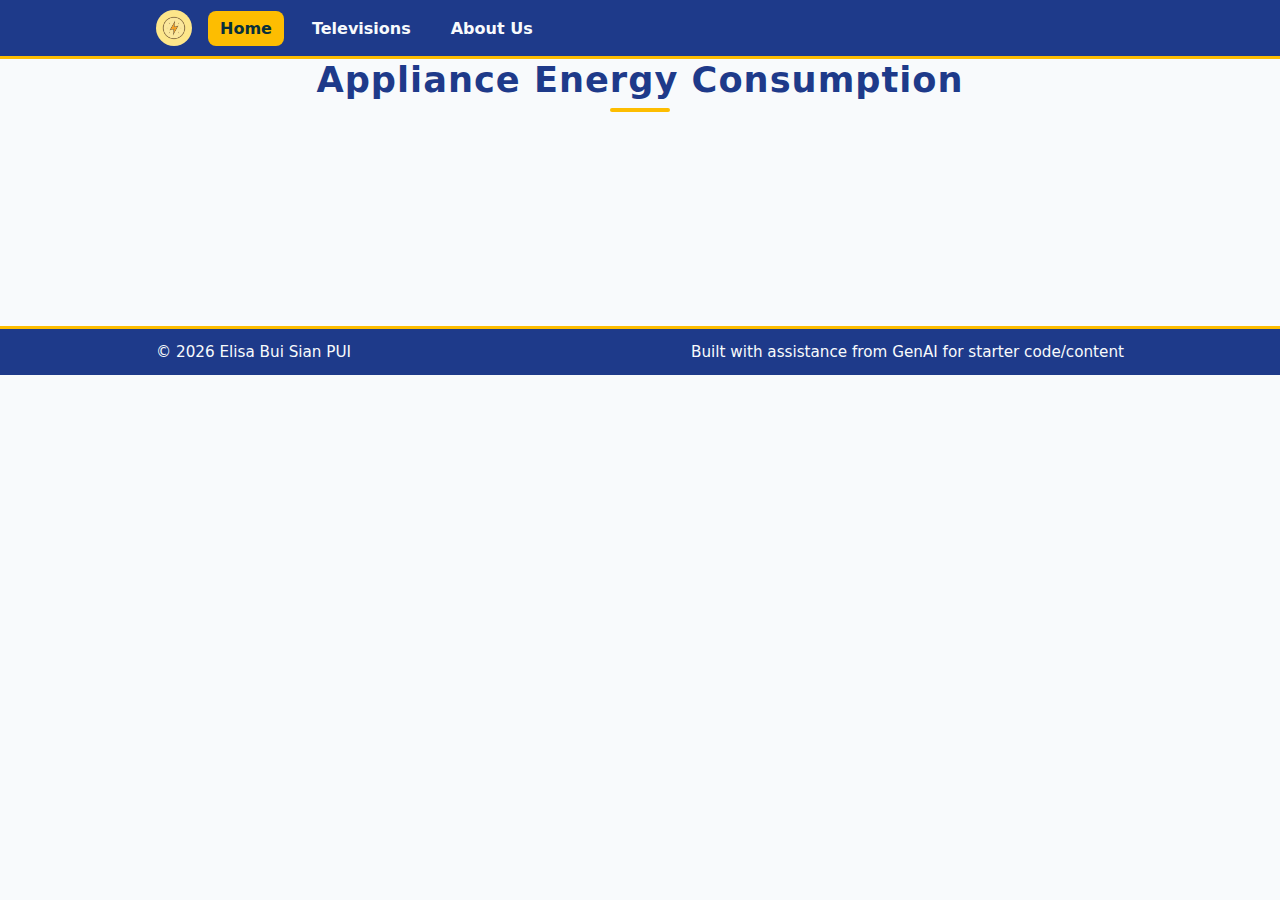
<file: index.html>
<!doctype html>
<html lang="en">
<head>
  <meta charset="utf-8">
  <meta name="viewport" content="width=device-width,initial-scale=1">
  <title>Home | Appliance Energy (AU)</title>
  <link rel="stylesheet" href="style.css">
  <script defer src="script.js"></script>
</head>
  <header>
    <nav class="nav">
      <img class="logo" src="PowerIcon.png" alt="Power logo" onclick="goHome()">
      <a data-nav href="index.html">Home</a>
      <a data-nav href="televisions.html">Televisions</a>
      <a data-nav href="aboutUs.html">About Us</a>
    </nav>
  </header>
<body>
  <h1>Appliance Energy Consumption</h1>
  <div id="content"></div>
  <!-- Give the SVG a size so shapes can be seen -->
  <svg width="300" height="150"></svg>
  <!-- Load D3 first, then your D3 code file -->
  <script src="https://d3js.org/d3.v7.min.js"></script>
  <script src="energy-d3.js"></script>

</body>

<footer>
    <div class="footer-inner">
      <span>© <span id="year"></span> Elisa Bui Sian PUI </span>
      <span>Built with assistance from GenAI for starter code/content</span>
    </div>
</footer>
</html>
</file>
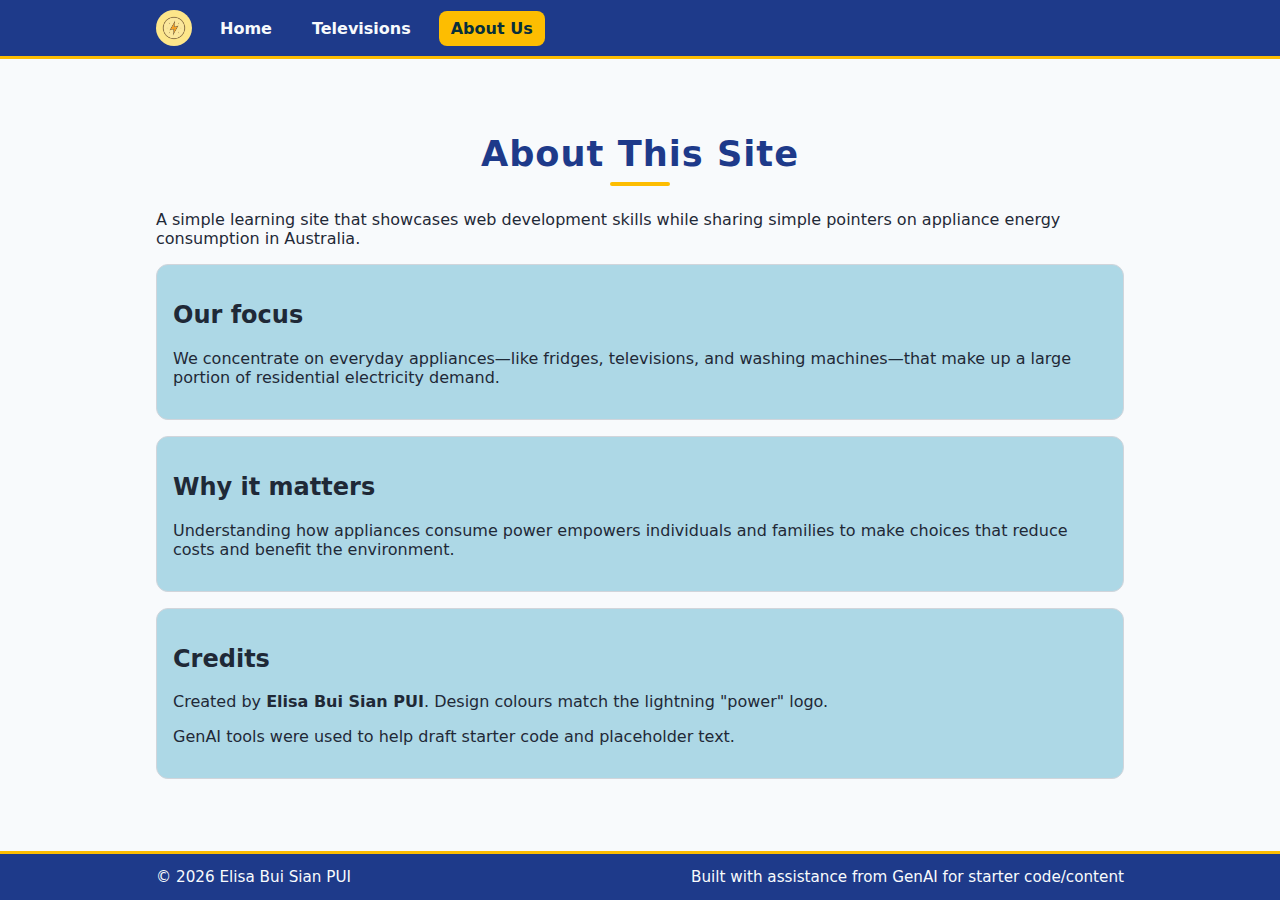
<file: aboutUs.html>
<!doctype html>
<html lang="en">
<head>
  <meta charset="utf-8">
  <meta name="viewport" content="width=device-width,initial-scale=1">
  <title>Home | Appliance Energy (AU)</title>
  <link rel="stylesheet" href="style.css">
  <script defer src="script.js"></script>
</head>
<body>
  <header>
    <nav class="nav">
      <img class="logo" src="PowerIcon.png" alt="Power logo" onclick="goHome()">
      <a data-nav href="index.html">Home</a>
      <a data-nav href="televisions.html">Televisions</a>
      <a data-nav href="aboutUs.html">About Us</a>
    </nav>
  </header>

  <main>
    <h1>About This Site</h1>
    <p>A simple learning site that showcases web development skills while sharing simple pointers on appliance energy consumption in Australia.</p>

    <div class="grid">
    <section class="card">
    <h2>Our focus</h2>
    <p>
      We concentrate on everyday appliances—like fridges, televisions, and washing machines—that make up a large portion of residential electricity demand.
    </p>
  </section>

  <section class="card">
    <h2>Why it matters</h2>
    <p>
      Understanding how appliances consume power empowers individuals and families to make choices that reduce costs and benefit the environment.
    </p>
  </section>

  <section class="card">
    <h2>Credits</h2>
    <p>Created by <strong>Elisa Bui Sian PUI</strong>. Design colours match the lightning "power" logo.</p>
    <p>GenAI tools were used to help draft starter code and placeholder text.</p>
  </section>
  </div>
  </main>

<footer>
    <div class="footer-inner">
      <span>© <span id="year"></span> Elisa Bui Sian PUI </span>
      <span>Built with assistance from GenAI for starter code/content</span>
    </div>
</footer>
</body>
</html>
</file>
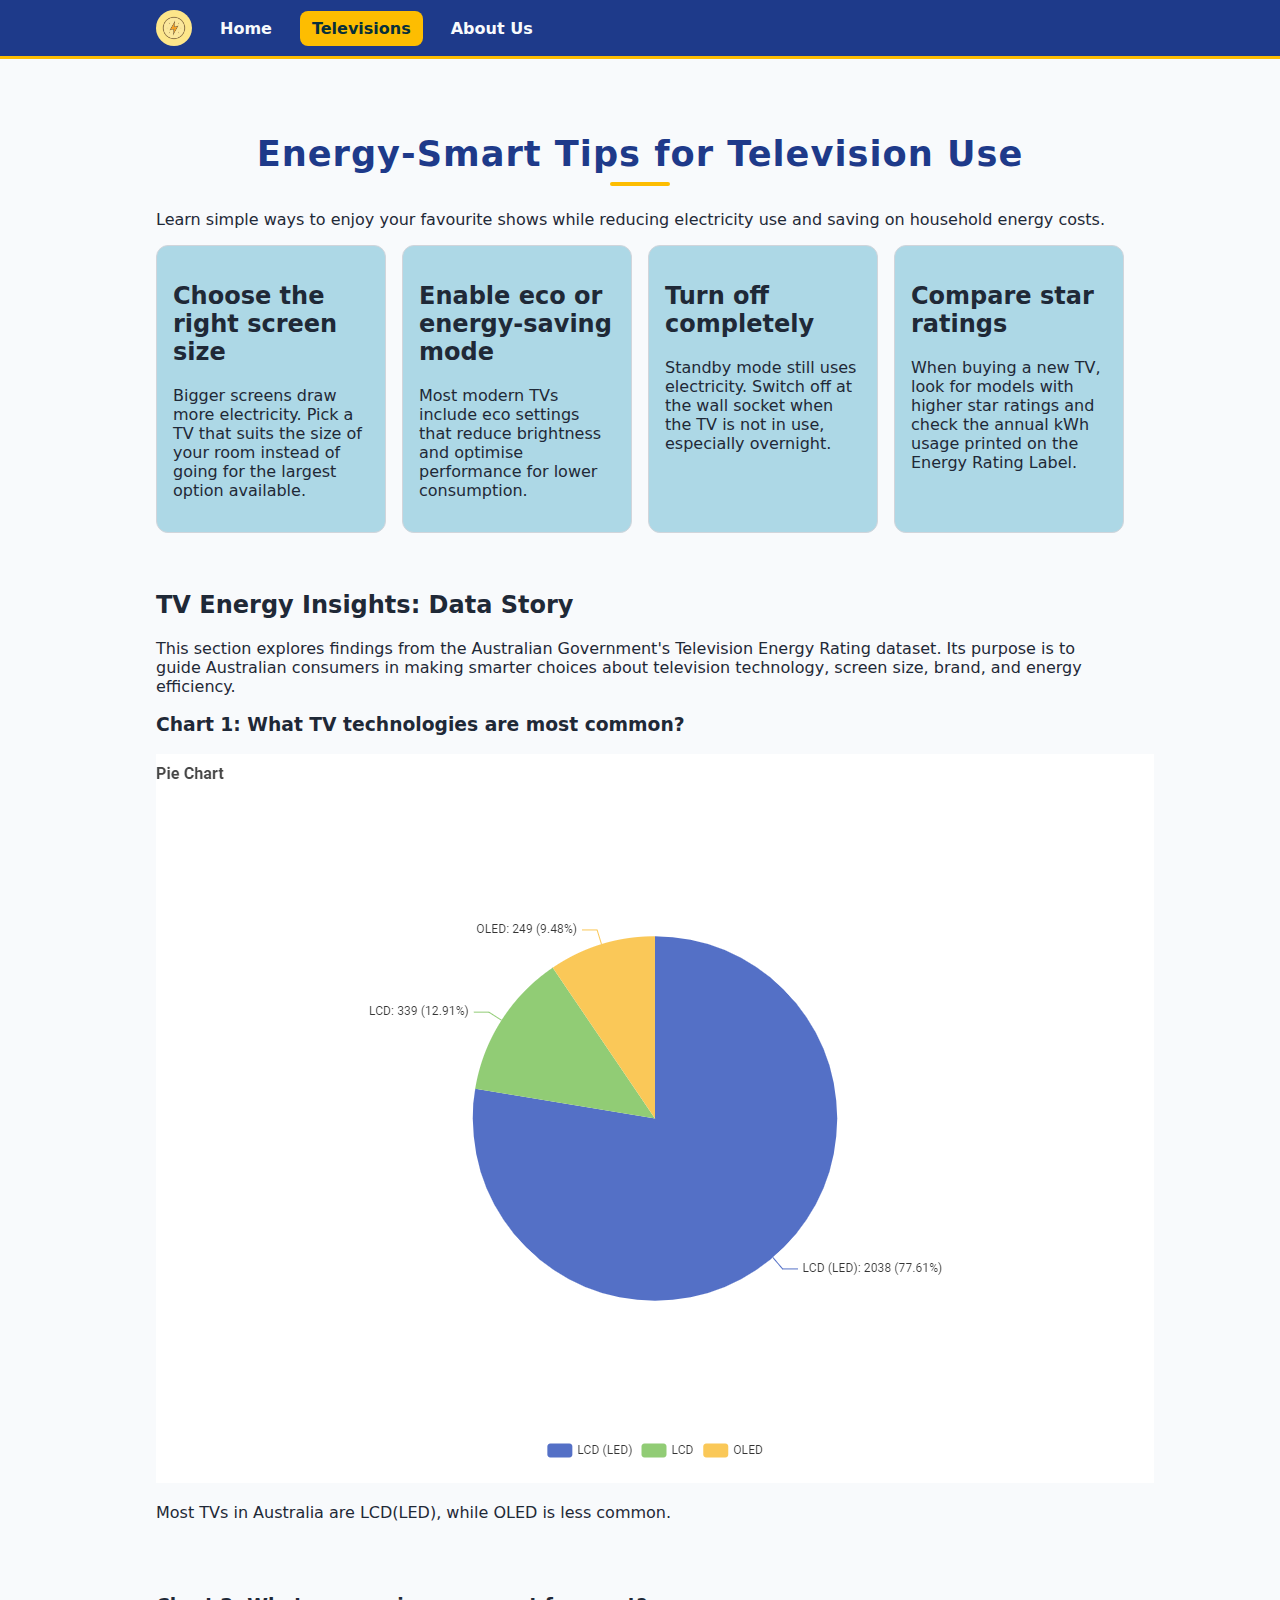
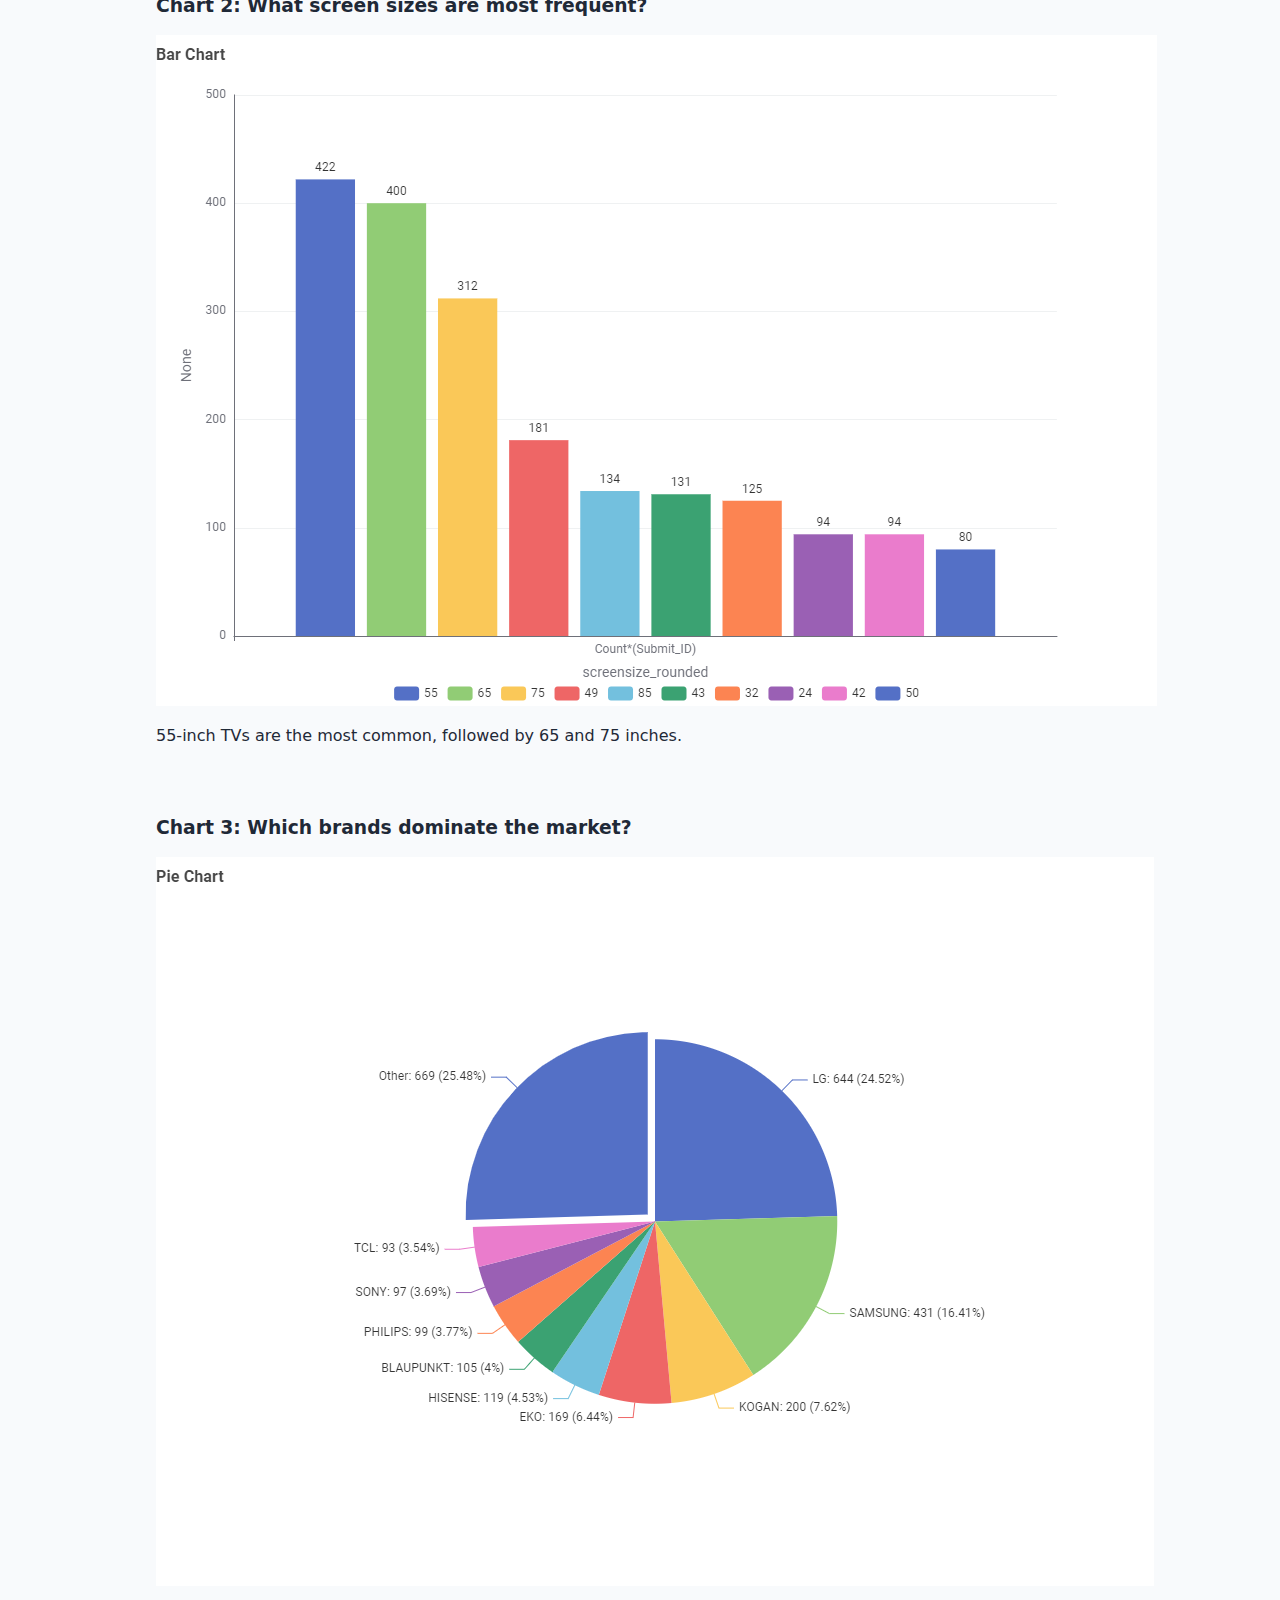
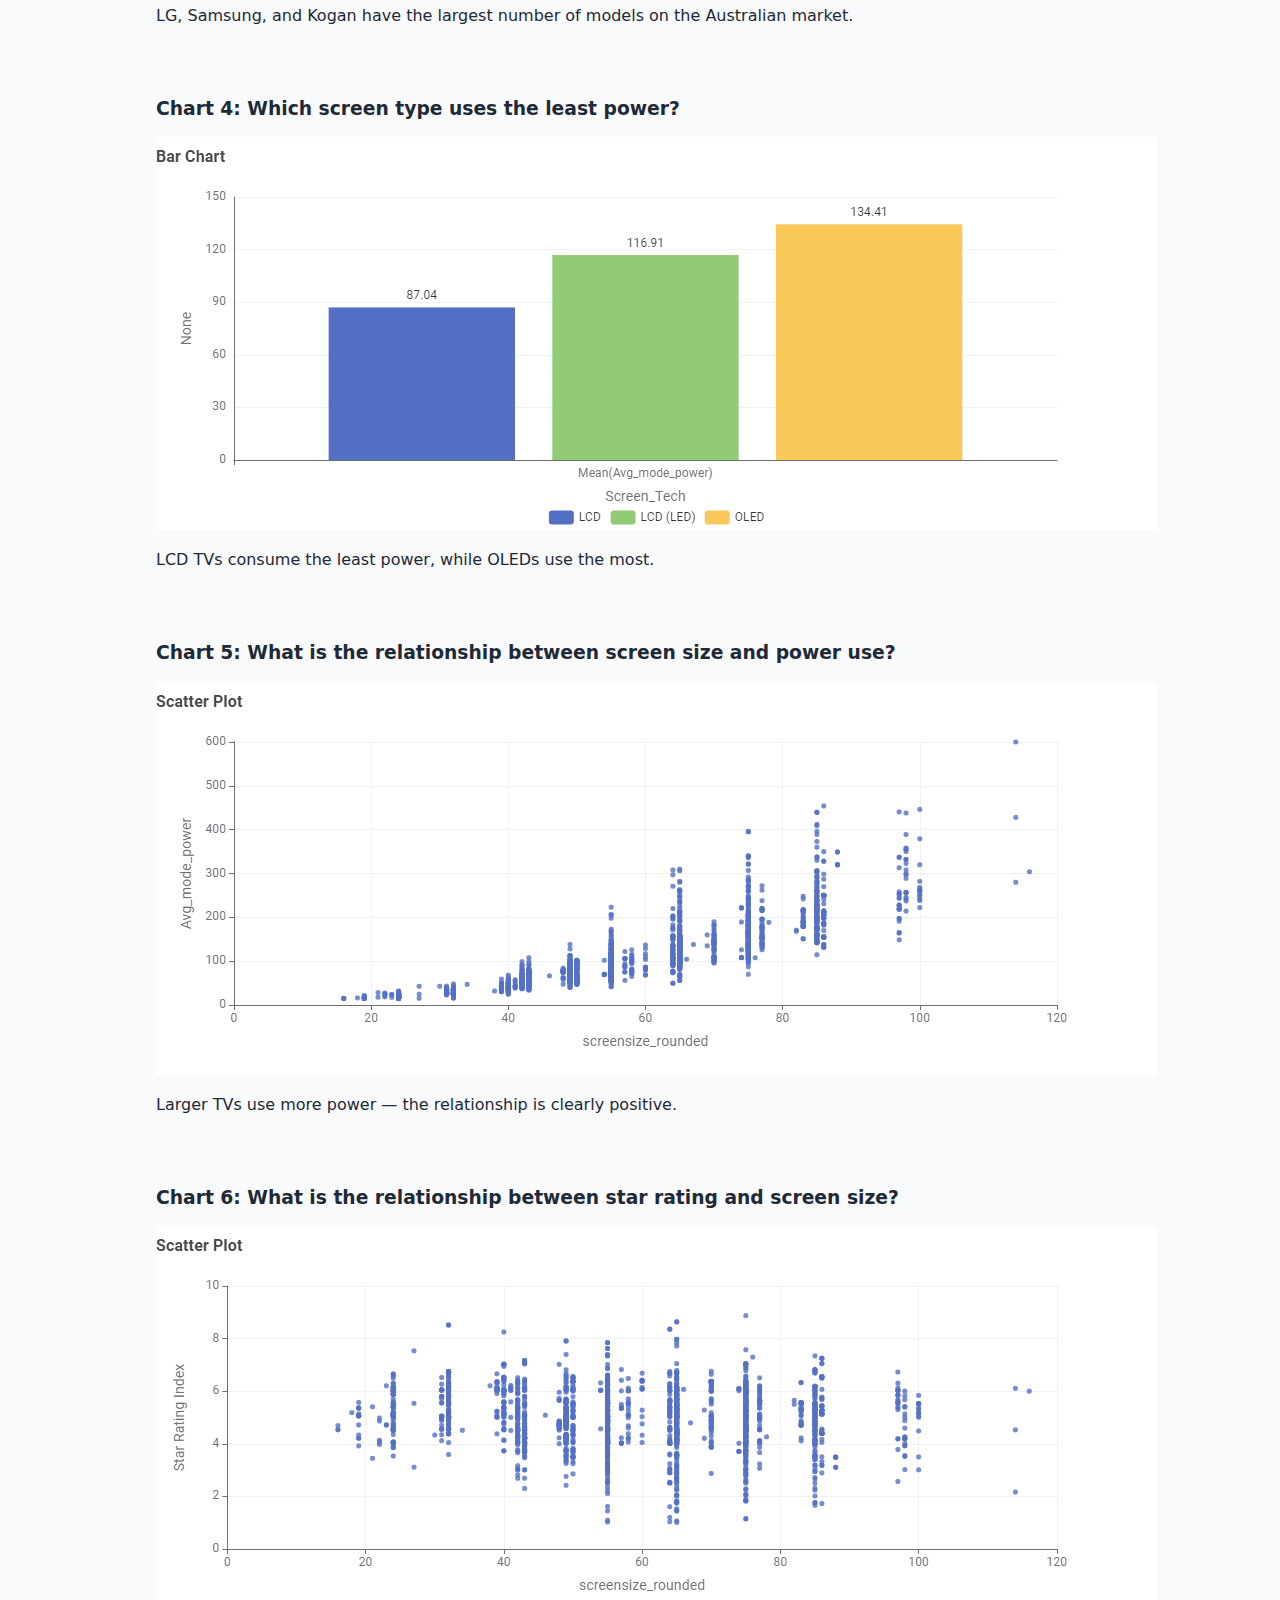
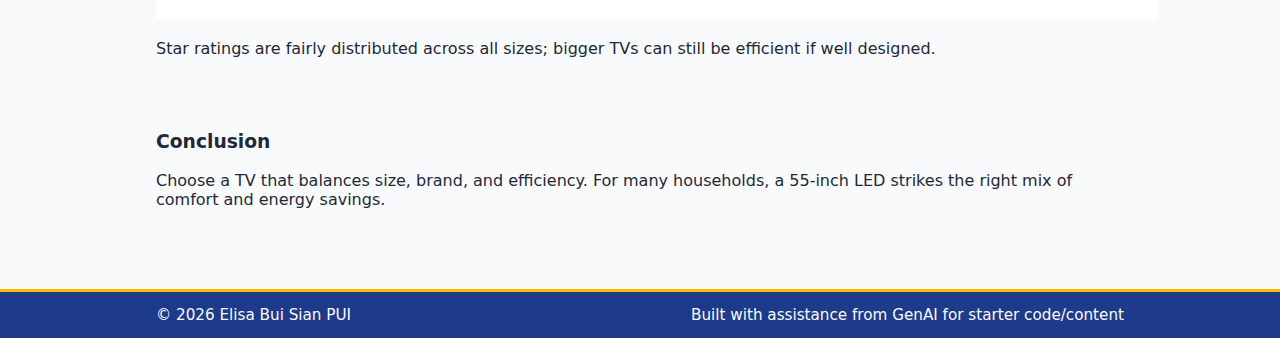
<file: televisions.html>
<!doctype html>
<html lang="en">
<head>
  <meta charset="utf-8">
  <meta name="viewport" content="width=device-width,initial-scale=1">
  <title>Home | Appliance Energy (AU)</title>
  <link rel="stylesheet" href="style.css">
  <script defer src="script.js"></script>
</head>
<body>
  <header>
    <nav class="nav">
      <img class="logo" src="PowerIcon.png" alt="Power logo" onclick="goHome()">
      <a data-nav href="index.html">Home</a>
      <a data-nav href="televisions.html">Televisions</a>
      <a data-nav href="aboutUs.html">About Us</a>
    </nav>
  </header>

  <main>
    <h1>Energy-Smart Tips for Television Use</h1>
    <p>Learn simple ways to enjoy your favourite shows while reducing electricity use and saving on household energy costs.</p>

    <div class="grid-vertical">
    <article class="card">
      <h2>Choose the right screen size</h2>
      <p>
        Bigger screens draw more electricity. Pick a TV that suits the size of your room instead of going for the largest option available.
      </p>
    </article>

    <article class="card">
      <h2>Enable eco or energy-saving mode</h2>
      <p>
        Most modern TVs include eco settings that reduce brightness and optimise performance for lower consumption.
      </p>
    </article>

    <article class="card">
      <h2>Turn off completely</h2>
      <p>
        Standby mode still uses electricity. Switch off at the wall socket when the TV is not in use, especially overnight.
      </p>
    </article>

    <article class="card">
      <h2>Compare star ratings</h2>
      <p>
        When buying a new TV, look for models with higher star ratings and check the annual kWh usage printed on the Energy Rating Label.
      </p>
    </article>
  </div>

<br> <br>
  <h2>TV Energy Insights: Data Story</h2>
    <p>This section explores findings from the Australian Government's Television Energy Rating dataset. Its purpose is to guide Australian consumers in making smarter choices about television technology, screen size, brand, and energy efficiency.</p>

    <section>
      <h3>Chart 1: What TV technologies are most common?</h3>
      <img src="charts/Chart1.png" alt="Pie chart of TV technologies">
      <p>Most TVs in Australia are LCD(LED), while OLED is less common.</p>
    </section>
<br><br>
    <section>
      <h3>Chart 2: What screen sizes are most frequent?</h3>
      <img src="charts/Chart2.png" alt="Bar chart of TV screen sizes">
      <p>55-inch TVs are the most common, followed by 65 and 75 inches.</p>
    </section>
<br><br>
    <section>
      <h3>Chart 3: Which brands dominate the market?</h3>
      <img src="charts/Chart3.png" alt="Pie chart of TV brands">
      <p>LG, Samsung, and Kogan have the largest number of models on the Australian market.</p>
    </section>
<br><br>
    <section>
      <h3>Chart 4: Which screen type uses the least power?</h3>
      <img src="charts/Chart4.png" alt="Bar chart of TV efficiency by technology">
      <p>LCD TVs consume the least power, while OLEDs use the most.</p>
    </section>
<br><br>
    <section>
      <h3>Chart 5: What is the relationship between screen size and power use?</h3>
      <img src="charts/Chart5.png" alt="Scatter plot of screen size vs power">
      <p>Larger TVs use more power — the relationship is clearly positive.</p>
    </section>
<br><br>
    <section>
      <h3>Chart 6: What is the relationship between star rating and screen size?</h3>
      <img src="charts/Chart6.png" alt="Scatter plot of screen size vs star rating">
      <p>Star ratings are fairly distributed across all sizes; bigger TVs can still be efficient if well designed.</p>
    </section>
<br><br>
    <section>
      <h3>Conclusion</h3>
      <p>Choose a TV that balances size, brand, and efficiency. For many households, a 55-inch LED strikes the right mix of comfort and energy savings.</p>
    </section>
  </main>

<footer>
    <div class="footer-inner">
      <span>© <span id="year"></span> Elisa Bui Sian PUI </span>
      <span>Built with assistance from GenAI for starter code/content</span>
    </div>
</footer>
</body>
</html>
</file>
<file: style.css>
:root {
  /* --- New color palette (Blue + Teal) --- */
  --brand-bg: #1e3a8a;       /* deep blue (nav + footer) */
  --brand-accent: #FDBD01;   /* neon gold */
  --brand-accent-2: #fde68a;/* pale amber */
  --text: #1f2937;           /* dark gray text */
  --text-invert: #f8fafc;    /* off-white text for dark backgrounds */
  --page-bg: #f8fafc;        /* light page background */
}

/* --- Reset & base styles --- */
* { box-sizing: border-box; }
html, body {
  height: 100%;               /* full viewport height */
  display: flex;
  flex-direction: column;     /* vertical stack: header → main → footer */
  margin: 0;
  padding: 0;
  font-family: system-ui, -apple-system, Segoe UI, Roboto, Arial, sans-serif;
  color: var(--text);
  background: var(--page-bg);
}

/* --- Header & Navigation bar --- */
header {
  background: var(--brand-bg);
  position: sticky;       /* stick to top on scroll */
  top: 0;
  z-index: 10;
  width: 100%;
  border-bottom: 3px solid var(--brand-accent);
}

h1 {
  font-size: 2.2rem;              /* bigger font */
  font-weight: 700;               /* bold */
  margin: 1rem 0 1.5rem;          /* spacing around title */
  color: var(--brand-bg);         /* deep blue */
  text-align: center;             /* center the title */
  letter-spacing: 1px;            /* slight spacing for elegance */
  position: relative;             /* allow for decoration */
}

/* --- Add underline accent below h1 --- */
h1::after {
  content: "";
  display: block;
  width: 60px;                    /* length of the line */
  height: 4px;                    /* thickness */
  background: var(--brand-accent);/* neon gold */
  margin: 8px auto 0;             /* center it under text */
  border-radius: 2px;
}

.nav {
  max-width: 1000px;
  margin: auto;
  display: flex;
  align-items: center;
  gap: 16px;
  padding: 10px 16px;
}

.nav img.logo {
  height: 36px;
  width: 36px;
  cursor: pointer;
  border-radius: 50%;
  background: var(--brand-accent-2);
  padding: 6px;
}

.nav a {
  text-decoration: none;
  color: var(--text-invert);
  padding: 8px 12px;
  border-radius: 8px;
  font-weight: 600;
}

.nav a:hover {
  background: rgba(219, 170, 63, 0.2); /* light orange hover */
}

.nav a.active {
  background: var(--brand-accent);
  color: #072f3b; /* dark teal for contrast */
}

/* --- Main content area --- */
main {
  flex: 1;                    /* take up all available space */
  max-width: 1000px;
  margin: 24px auto;
  padding: 0 16px;
  padding-top: 50px;
}

h1 { margin-top: 0; }

/* --- Content cards --- */
.card {
  border: 1px solid #d1d5db;
  border-radius: 12px;
  padding: 16px;
  background: #ADD8E6;
}

.grid {
  display: grid;
  gap: 16px;
  grid-template-columns: 1fr; /* always 1 column */
}

.grid-vertical {
  display: grid;
  gap: 16px;
  grid-template-columns: repeat(auto-fit, minmax(220px, 1fr));
}

/* --- Footer --- */
footer {
  margin-top: 40px;
  background: var(--brand-bg);
  color: var(--text-invert);
  border-top: 3px solid var(--brand-accent);
}

.footer-inner {
  max-width: 1000px;
  margin: auto;
  padding: 14px 16px;
  font-size: .95rem;
  display: flex;
  justify-content: space-between;
  gap: 10px;
  flex-wrap: wrap;
}
</file>
